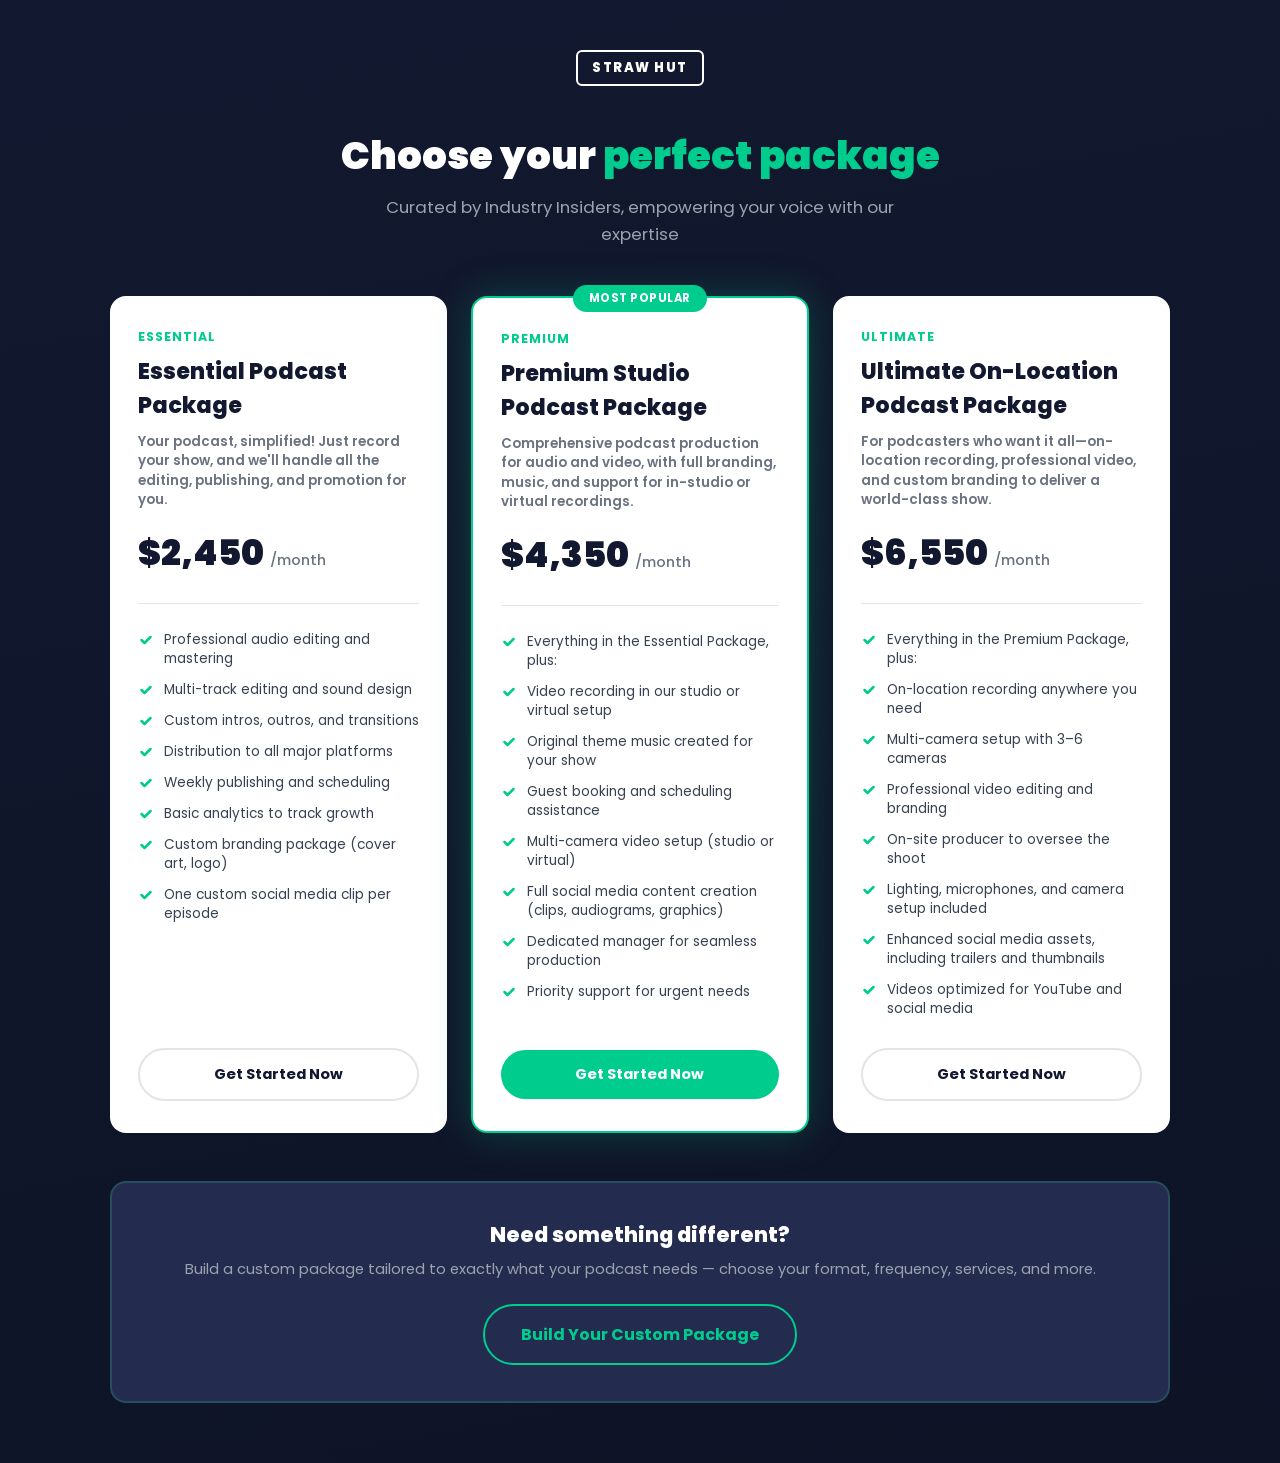
<file: index.html>
<!DOCTYPE html>
<html lang="en">
<head>
  <meta charset="UTF-8">
  <meta name="viewport" content="width=device-width, initial-scale=1.0">
  <title>Podcast Production Packages | Straw Hut Media</title>
  <link rel="preconnect" href="https://fonts.googleapis.com">
  <link rel="preconnect" href="https://fonts.gstatic.com" crossorigin>
  <link href="https://fonts.googleapis.com/css2?family=Poppins:wght@400;500;600;700;800;900&display=swap" rel="stylesheet">
  <style>
    :root {
      --navy: #12182f;
      --navy-light: #232c4e;
      --navy-dark: #0e1426;
      --green: #00cc8e;
      --green-hover: #00e6a0;
      --green-soft: rgba(0, 204, 142, 0.1);
      --green-glow: rgba(0, 204, 142, 0.25);
      --white: #ffffff;
      --gray-50: #f8f9fa;
      --gray-100: #f0f1f3;
      --gray-200: #e2e4e8;
      --gray-400: #9ca3af;
      --gray-500: #6b7280;
      --gray-700: #374151;
      --gray-800: #1f2937;
      --shadow: 0 4px 24px rgba(0, 0, 0, 0.12);
      --radius: 16px;
      --radius-sm: 12px;
    }

    * { margin: 0; padding: 0; box-sizing: border-box; }

    body {
      font-family: 'Poppins', -apple-system, BlinkMacSystemFont, 'Segoe UI', sans-serif;
      background: linear-gradient(170deg, var(--navy) 0%, var(--navy-dark) 100%);
      color: var(--gray-800);
      min-height: 100vh;
    }

    /* ─── Packages Landing ─────────────────────────────── */

    #packages-view {
      padding: 50px 20px 60px;
      max-width: 1100px;
      margin: 0 auto;
    }

    .logo {
      display: inline-block;
      border: 2px solid var(--white);
      border-radius: 6px;
      padding: 6px 14px;
      color: var(--white);
      font-weight: 800;
      font-size: 13px;
      letter-spacing: 1.5px;
      text-transform: uppercase;
      margin-bottom: 48px;
    }

    .hero {
      text-align: center;
      margin-bottom: 48px;
    }

    .hero h1 {
      font-size: 2.4rem;
      font-weight: 900;
      color: var(--white);
      line-height: 1.15;
      margin-bottom: 16px;
    }

    .hero h1 span {
      color: var(--green);
    }

    .hero p {
      font-size: 1.05rem;
      color: var(--gray-400);
      line-height: 1.6;
      max-width: 560px;
      margin: 0 auto;
    }

    /* ─── Package Cards ────────────────────────────────── */

    .packages-grid {
      display: grid;
      grid-template-columns: repeat(3, 1fr);
      gap: 24px;
      margin-bottom: 48px;
    }

    .pkg-card {
      background: var(--white);
      border-radius: var(--radius);
      padding: 32px 28px;
      position: relative;
      display: flex;
      flex-direction: column;
      transition: transform 0.2s;
    }

    .pkg-card:hover {
      transform: translateY(-4px);
    }

    .pkg-card.featured {
      border: 2px solid var(--green);
      box-shadow: 0 0 40px var(--green-glow);
    }

    .pkg-card.featured::before {
      content: 'Most Popular';
      position: absolute;
      top: -13px;
      left: 50%;
      transform: translateX(-50%);
      background: var(--green);
      color: var(--white);
      font-size: 0.72rem;
      font-weight: 700;
      padding: 5px 16px;
      border-radius: 20px;
      text-transform: uppercase;
      letter-spacing: 0.5px;
    }

    .pkg-tier {
      font-size: 0.78rem;
      font-weight: 700;
      color: var(--green);
      text-transform: uppercase;
      letter-spacing: 1px;
      margin-bottom: 8px;
    }

    .pkg-name {
      font-size: 1.4rem;
      font-weight: 800;
      color: var(--navy);
      margin-bottom: 10px;
    }

    .pkg-tagline {
      font-size: 0.84rem;
      font-weight: 600;
      color: var(--gray-500);
      line-height: 1.45;
      margin-bottom: 16px;
    }

    .pkg-price {
      font-size: 2.2rem;
      font-weight: 900;
      color: var(--navy);
      margin-bottom: 4px;
    }

    .pkg-price span {
      font-size: 0.9rem;
      font-weight: 500;
      color: var(--gray-500);
    }

    .pkg-divider {
      width: 100%;
      height: 1px;
      background: var(--gray-200);
      margin: 20px 0;
    }

    .pkg-features {
      list-style: none;
      flex: 1;
      margin-bottom: 24px;
    }

    .pkg-features li {
      display: flex;
      align-items: flex-start;
      gap: 10px;
      font-size: 0.85rem;
      color: var(--gray-700);
      padding: 6px 0;
      line-height: 1.4;
    }

    .pkg-features li svg {
      width: 16px;
      height: 16px;
      fill: none;
      stroke: var(--green);
      stroke-width: 2.5;
      stroke-linecap: round;
      stroke-linejoin: round;
      flex-shrink: 0;
      margin-top: 2px;
    }

    .pkg-btn {
      display: block;
      width: 100%;
      padding: 14px;
      border-radius: 50px;
      font-size: 0.92rem;
      font-weight: 700;
      cursor: pointer;
      transition: all 0.2s;
      border: none;
      font-family: inherit;
      text-align: center;
      text-decoration: none;
    }

    .pkg-btn-primary {
      background: var(--green);
      color: var(--white);
    }

    .pkg-btn-primary:hover {
      background: var(--green-hover);
      transform: translateY(-1px);
    }

    .pkg-btn-outline {
      background: transparent;
      color: var(--navy);
      border: 2px solid var(--gray-200);
    }

    .pkg-btn-outline:hover {
      border-color: var(--green);
      color: var(--green);
    }

    /* ─── Custom CTA ───────────────────────────────────── */

    .custom-cta {
      background: var(--navy-light);
      border: 2px solid rgba(45, 212, 160, 0.2);
      border-radius: var(--radius);
      padding: 36px 32px;
      text-align: center;
    }

    .custom-cta h3 {
      font-size: 1.3rem;
      font-weight: 800;
      color: var(--white);
      margin-bottom: 8px;
    }

    .custom-cta p {
      font-size: 0.92rem;
      color: var(--gray-400);
      margin-bottom: 24px;
      line-height: 1.5;
    }

    .custom-cta-btn {
      display: inline-block;
      padding: 16px 36px;
      background: transparent;
      color: var(--green);
      border: 2px solid var(--green);
      border-radius: 50px;
      font-size: 1rem;
      font-weight: 700;
      cursor: pointer;
      transition: all 0.2s;
      font-family: inherit;
    }

    .custom-cta-btn:hover {
      background: var(--green);
      color: var(--white);
      transform: translateY(-1px);
    }

    /* ─── Quiz View ────────────────────────────────────── */

    #quiz-view {
      display: none;
      padding: 40px 20px;
      max-width: 1100px;
      margin: 0 auto;
    }

    #quiz-view .quiz-header {
      text-align: center;
      margin-bottom: 32px;
    }

    .back-to-packages {
      display: inline-flex;
      align-items: center;
      gap: 6px;
      background: transparent;
      color: var(--gray-400);
      border: none;
      font-size: 0.88rem;
      font-weight: 600;
      cursor: pointer;
      font-family: inherit;
      padding: 8px 0;
      margin-bottom: 16px;
      transition: color 0.2s;
    }

    .back-to-packages:hover {
      color: var(--white);
    }

    .back-to-packages svg {
      width: 18px;
      height: 18px;
      stroke: currentColor;
      fill: none;
      stroke-width: 2;
      stroke-linecap: round;
      stroke-linejoin: round;
    }

    .quiz-header h2 {
      font-size: 1.5rem;
      font-weight: 800;
      color: var(--white);
      margin-bottom: 8px;
    }

    .quiz-header p {
      font-size: 0.92rem;
      color: var(--gray-400);
    }

    /* ─── Responsive ───────────────────────────────────── */

    @media (max-width: 820px) {
      .packages-grid {
        grid-template-columns: 1fr;
        max-width: 420px;
        margin-left: auto;
        margin-right: auto;
      }

      .pkg-card.featured {
        order: -1;
      }

      .hero h1 {
        font-size: 1.8rem;
      }

      #packages-view {
        padding: 32px 16px 48px;
      }

      #quiz-view {
        padding: 24px 16px;
      }
    }

    /* ─── Quiz card (inline styles from widget.js handle the rest) ── */

    #shm-quote-widget {
      margin: 0 auto;
    }
  </style>
</head>
<body>

  <!-- ═══════════════════════════════════════════════════════════
       PACKAGES VIEW
       ═══════════════════════════════════════════════════════════ -->
  <div id="packages-view">
    <div class="hero">
      <div class="logo">Straw Hut</div>
      <h1>Choose your <span>perfect package</span></h1>
      <p>Curated by Industry Insiders, empowering your voice with our expertise</p>
    </div>

    <div class="packages-grid">

      <!-- Essential Podcast Package -->
      <div class="pkg-card">
        <div class="pkg-tier">Essential</div>
        <div class="pkg-name">Essential Podcast Package</div>
        <p class="pkg-tagline">Your podcast, simplified! Just record your show, and we'll handle all the editing, publishing, and promotion for you.</p>
        <div class="pkg-price">$2,450 <span>/month</span></div>
        <div class="pkg-divider"></div>
        <ul class="pkg-features">
          <li><svg viewBox="0 0 16 16"><polyline points="3.5 8 6.5 11 12.5 5"/></svg>Professional audio editing and mastering</li>
          <li><svg viewBox="0 0 16 16"><polyline points="3.5 8 6.5 11 12.5 5"/></svg>Multi-track editing and sound design</li>
          <li><svg viewBox="0 0 16 16"><polyline points="3.5 8 6.5 11 12.5 5"/></svg>Custom intros, outros, and transitions</li>
          <li><svg viewBox="0 0 16 16"><polyline points="3.5 8 6.5 11 12.5 5"/></svg>Distribution to all major platforms</li>
          <li><svg viewBox="0 0 16 16"><polyline points="3.5 8 6.5 11 12.5 5"/></svg>Weekly publishing and scheduling</li>
          <li><svg viewBox="0 0 16 16"><polyline points="3.5 8 6.5 11 12.5 5"/></svg>Basic analytics to track growth</li>
          <li><svg viewBox="0 0 16 16"><polyline points="3.5 8 6.5 11 12.5 5"/></svg>Custom branding package (cover art, logo)</li>
          <li><svg viewBox="0 0 16 16"><polyline points="3.5 8 6.5 11 12.5 5"/></svg>One custom social media clip per episode</li>
        </ul>
        <button class="pkg-btn pkg-btn-outline shm-pkg-cta" data-package="Essential Podcast Package — $2,450/month" data-features="Professional audio editing and mastering, Multi-track editing and sound design, Custom intros/outros/transitions, Distribution to all major platforms, Weekly publishing and scheduling, Basic analytics, Custom branding package, One custom social media clip per episode">Get Started Now</button>
      </div>

      <!-- Premium Studio Podcast Package -->
      <div class="pkg-card featured">
        <div class="pkg-tier">Premium</div>
        <div class="pkg-name">Premium Studio Podcast Package</div>
        <p class="pkg-tagline">Comprehensive podcast production for audio and video, with full branding, music, and support for in-studio or virtual recordings.</p>
        <div class="pkg-price">$4,350 <span>/month</span></div>
        <div class="pkg-divider"></div>
        <ul class="pkg-features">
          <li><svg viewBox="0 0 16 16"><polyline points="3.5 8 6.5 11 12.5 5"/></svg>Everything in the Essential Package, plus:</li>
          <li><svg viewBox="0 0 16 16"><polyline points="3.5 8 6.5 11 12.5 5"/></svg>Video recording in our studio or virtual setup</li>
          <li><svg viewBox="0 0 16 16"><polyline points="3.5 8 6.5 11 12.5 5"/></svg>Original theme music created for your show</li>
          <li><svg viewBox="0 0 16 16"><polyline points="3.5 8 6.5 11 12.5 5"/></svg>Guest booking and scheduling assistance</li>
          <li><svg viewBox="0 0 16 16"><polyline points="3.5 8 6.5 11 12.5 5"/></svg>Multi-camera video setup (studio or virtual)</li>
          <li><svg viewBox="0 0 16 16"><polyline points="3.5 8 6.5 11 12.5 5"/></svg>Full social media content creation (clips, audiograms, graphics)</li>
          <li><svg viewBox="0 0 16 16"><polyline points="3.5 8 6.5 11 12.5 5"/></svg>Dedicated manager for seamless production</li>
          <li><svg viewBox="0 0 16 16"><polyline points="3.5 8 6.5 11 12.5 5"/></svg>Priority support for urgent needs</li>
        </ul>
        <button class="pkg-btn pkg-btn-primary shm-pkg-cta" data-package="Premium Studio Podcast Package — $4,350/month" data-features="Everything in Essential, plus: Video recording (studio or virtual), Original theme music, Guest booking and scheduling, Multi-camera video setup, Full social media content creation, Dedicated production manager, Priority support">Get Started Now</button>
      </div>

      <!-- Ultimate On-Location Podcast Package -->
      <div class="pkg-card">
        <div class="pkg-tier">Ultimate</div>
        <div class="pkg-name">Ultimate On-Location Podcast Package</div>
        <p class="pkg-tagline">For podcasters who want it all—on-location recording, professional video, and custom branding to deliver a world-class show.</p>
        <div class="pkg-price">$6,550 <span>/month</span></div>
        <div class="pkg-divider"></div>
        <ul class="pkg-features">
          <li><svg viewBox="0 0 16 16"><polyline points="3.5 8 6.5 11 12.5 5"/></svg>Everything in the Premium Package, plus:</li>
          <li><svg viewBox="0 0 16 16"><polyline points="3.5 8 6.5 11 12.5 5"/></svg>On-location recording anywhere you need</li>
          <li><svg viewBox="0 0 16 16"><polyline points="3.5 8 6.5 11 12.5 5"/></svg>Multi-camera setup with 3–6 cameras</li>
          <li><svg viewBox="0 0 16 16"><polyline points="3.5 8 6.5 11 12.5 5"/></svg>Professional video editing and branding</li>
          <li><svg viewBox="0 0 16 16"><polyline points="3.5 8 6.5 11 12.5 5"/></svg>On-site producer to oversee the shoot</li>
          <li><svg viewBox="0 0 16 16"><polyline points="3.5 8 6.5 11 12.5 5"/></svg>Lighting, microphones, and camera setup included</li>
          <li><svg viewBox="0 0 16 16"><polyline points="3.5 8 6.5 11 12.5 5"/></svg>Enhanced social media assets, including trailers and thumbnails</li>
          <li><svg viewBox="0 0 16 16"><polyline points="3.5 8 6.5 11 12.5 5"/></svg>Videos optimized for YouTube and social media</li>
        </ul>
        <button class="pkg-btn pkg-btn-outline shm-pkg-cta" data-package="Ultimate On-Location Podcast Package — $6,550/month" data-features="Everything in Premium, plus: On-location recording anywhere, Multi-camera setup (3-6 cameras), Professional video editing and branding, On-site producer, Lighting/microphones/camera setup included, Enhanced social media assets (trailers, thumbnails), Videos optimized for YouTube and social">Get Started Now</button>
      </div>

    </div>

    <!-- Custom Quote CTA -->
    <div class="custom-cta">
      <h3>Need something different?</h3>
      <p>Build a custom package tailored to exactly what your podcast needs — choose your format, frequency, services, and more.</p>
      <button class="custom-cta-btn" id="openQuizBtn">Build Your Custom Package</button>
    </div>
  </div>

  <!-- ═══════════════════════════════════════════════════════════
       QUIZ VIEW
       ═══════════════════════════════════════════════════════════ -->
  <div id="quiz-view">
    <div class="quiz-header">
      <button class="back-to-packages" id="backToPackagesBtn">
        <svg viewBox="0 0 24 24"><polyline points="15 18 9 12 15 6"/></svg>
        Back to packages
      </button>
      <h2>Build Your Custom Package</h2>
      <p>Answer a few questions and we'll put together a personalized quote for you.</p>
    </div>

    <div id="shm-quote-widget"></div>
  </div>

  <script src="widget.js"></script>
  <script>
    (function() {
      var CALENDLY_URL = 'https://calendly.com/strawhutmedia/discovery';
      var packagesView = document.getElementById('packages-view');
      var quizView = document.getElementById('quiz-view');

      document.getElementById('openQuizBtn').addEventListener('click', function() {
        packagesView.style.display = 'none';
        quizView.style.display = 'block';
        window.scrollTo({ top: 0, behavior: 'smooth' });
      });

      document.getElementById('backToPackagesBtn').addEventListener('click', function() {
        quizView.style.display = 'none';
        packagesView.style.display = 'block';
        window.scrollTo({ top: 0, behavior: 'smooth' });
      });

      // ── Calendly for package "Get Started" buttons ──────────
      function loadCalendly(callback) {
        if (window.Calendly) { callback(); return; }
        var link = document.createElement('link');
        link.href = 'https://assets.calendly.com/assets/external/widget.css';
        link.rel = 'stylesheet';
        document.head.appendChild(link);
        var script = document.createElement('script');
        script.src = 'https://assets.calendly.com/assets/external/widget.js';
        script.onload = callback;
        document.head.appendChild(script);
      }

      // Preload Calendly on page load
      loadCalendly(function() {});

      var pkgBtns = document.querySelectorAll('.shm-pkg-cta');
      for (var i = 0; i < pkgBtns.length; i++) {
        (function(btn) {
          btn.addEventListener('click', function() {
            var pkg = btn.getAttribute('data-package');
            var features = btn.getAttribute('data-features');
            var summary = '=== PACKAGE SELECTION ===\n\n'
              + 'Selected Package: ' + pkg + '\n\n'
              + '--- What\'s Included ---\n'
              + features.split(', ').map(function(f) { return '• ' + f; }).join('\n');

            if (window.Calendly) {
              window.Calendly.initPopupWidget({
                url: CALENDLY_URL + '?hide_gdpr_banner=1',
                prefill: {
                  customAnswers: {
                    a1: summary
                  }
                }
              });
            } else {
              window.open(CALENDLY_URL + '?a1=' + encodeURIComponent(summary), '_blank');
            }
          });
        })(pkgBtns[i]);
      }
    })();
  </script>

</body>
</html>
</file>
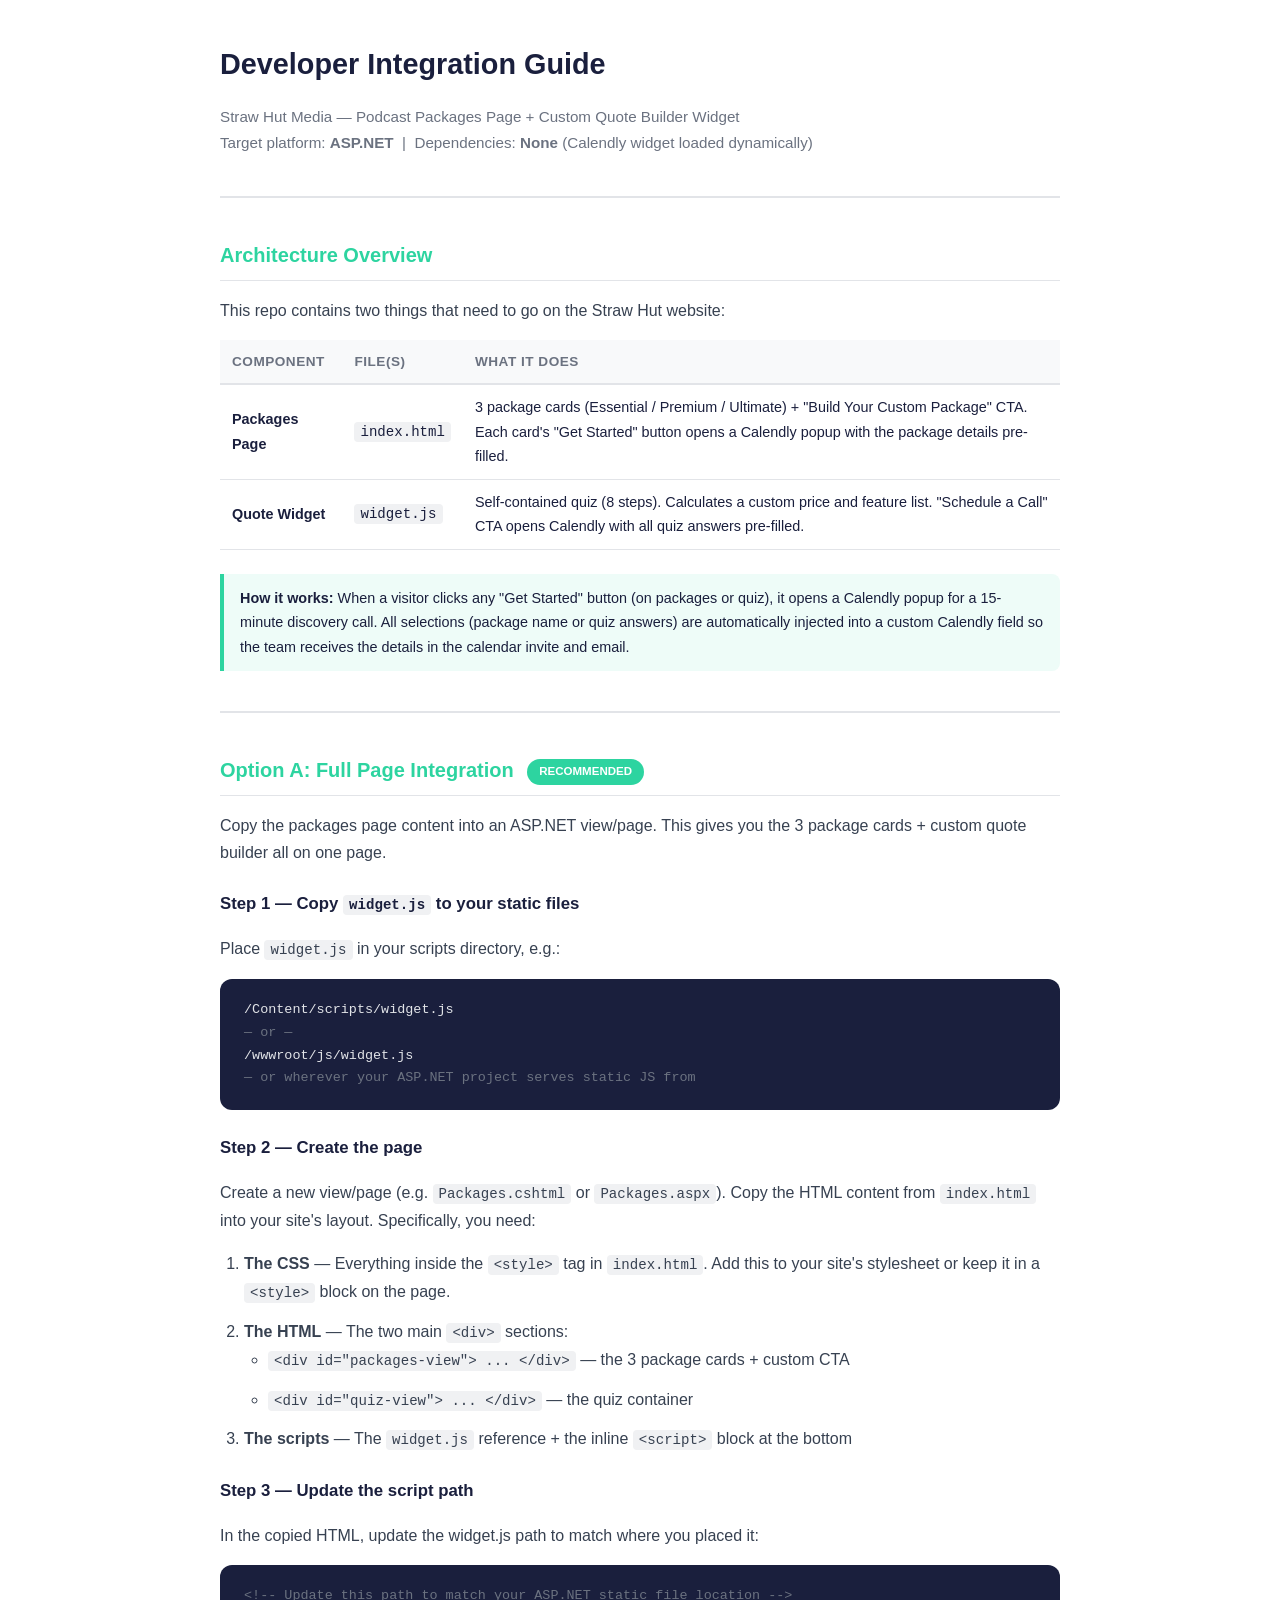
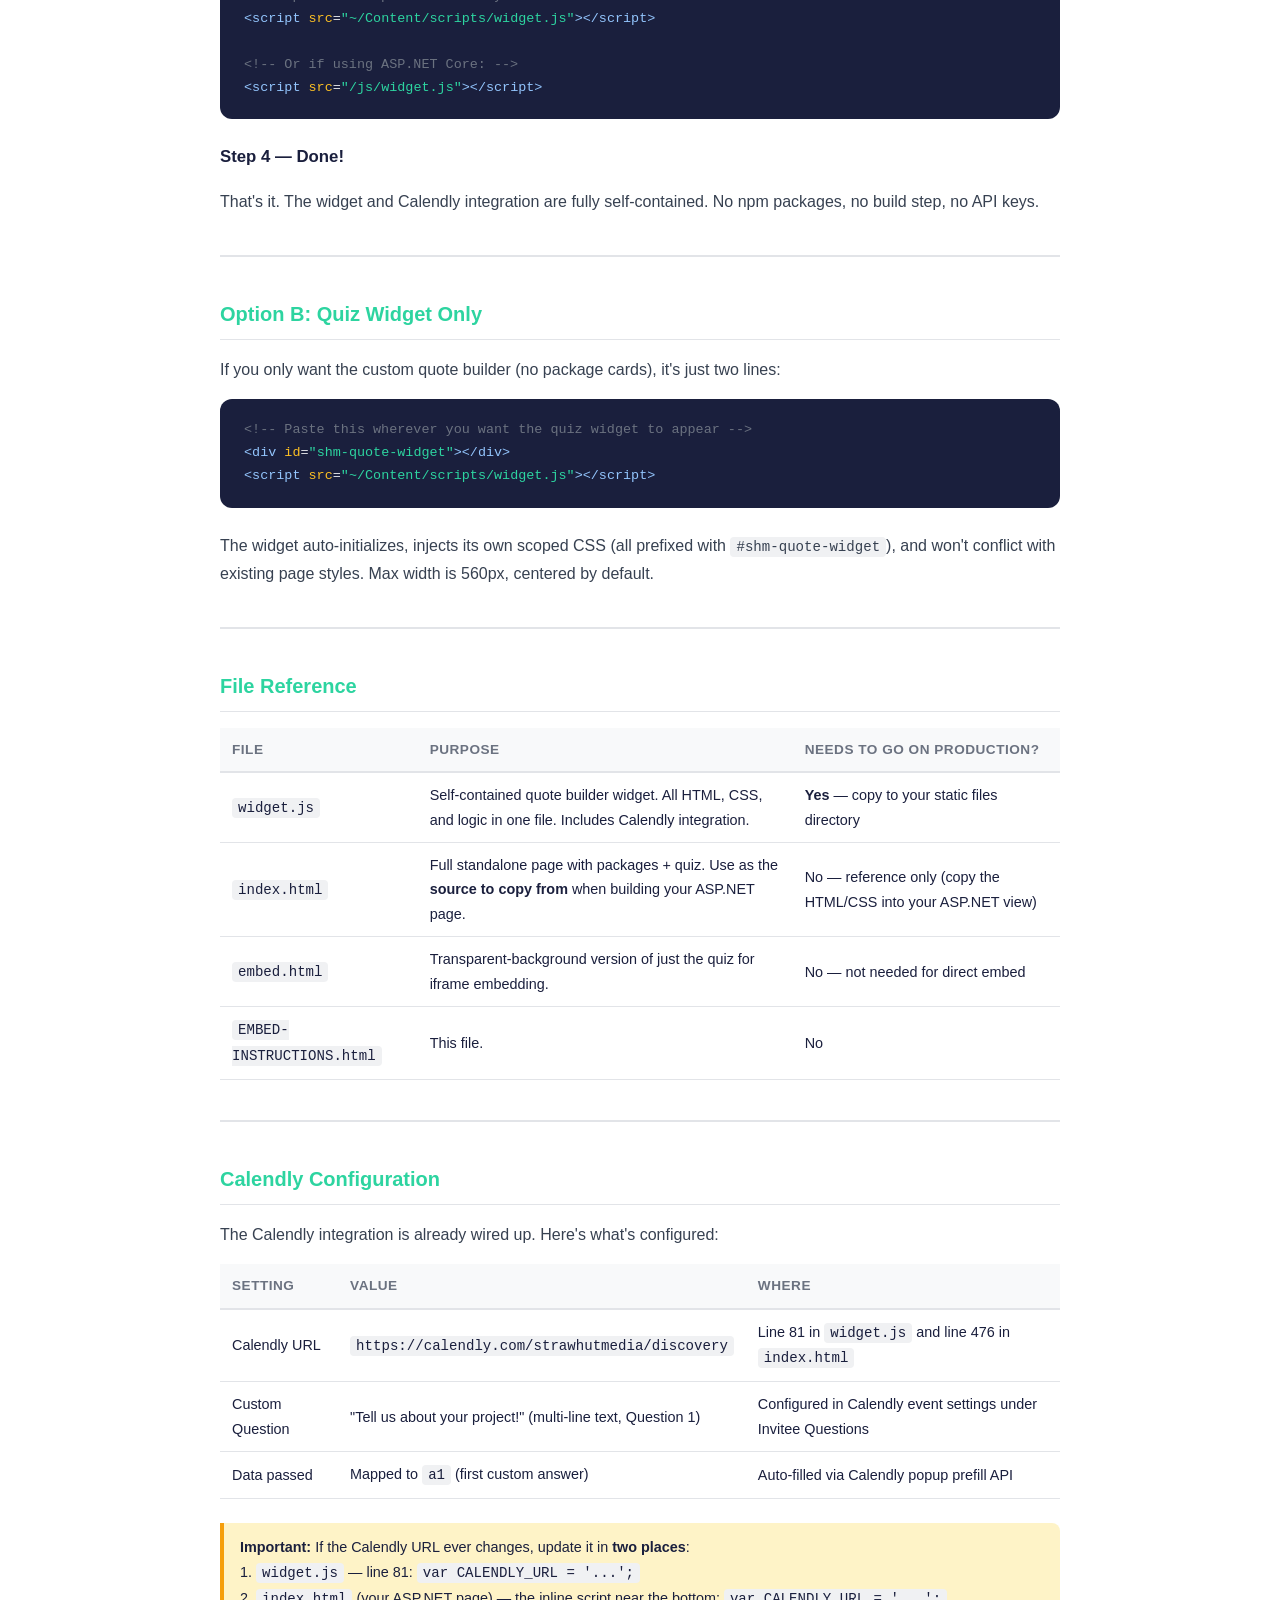
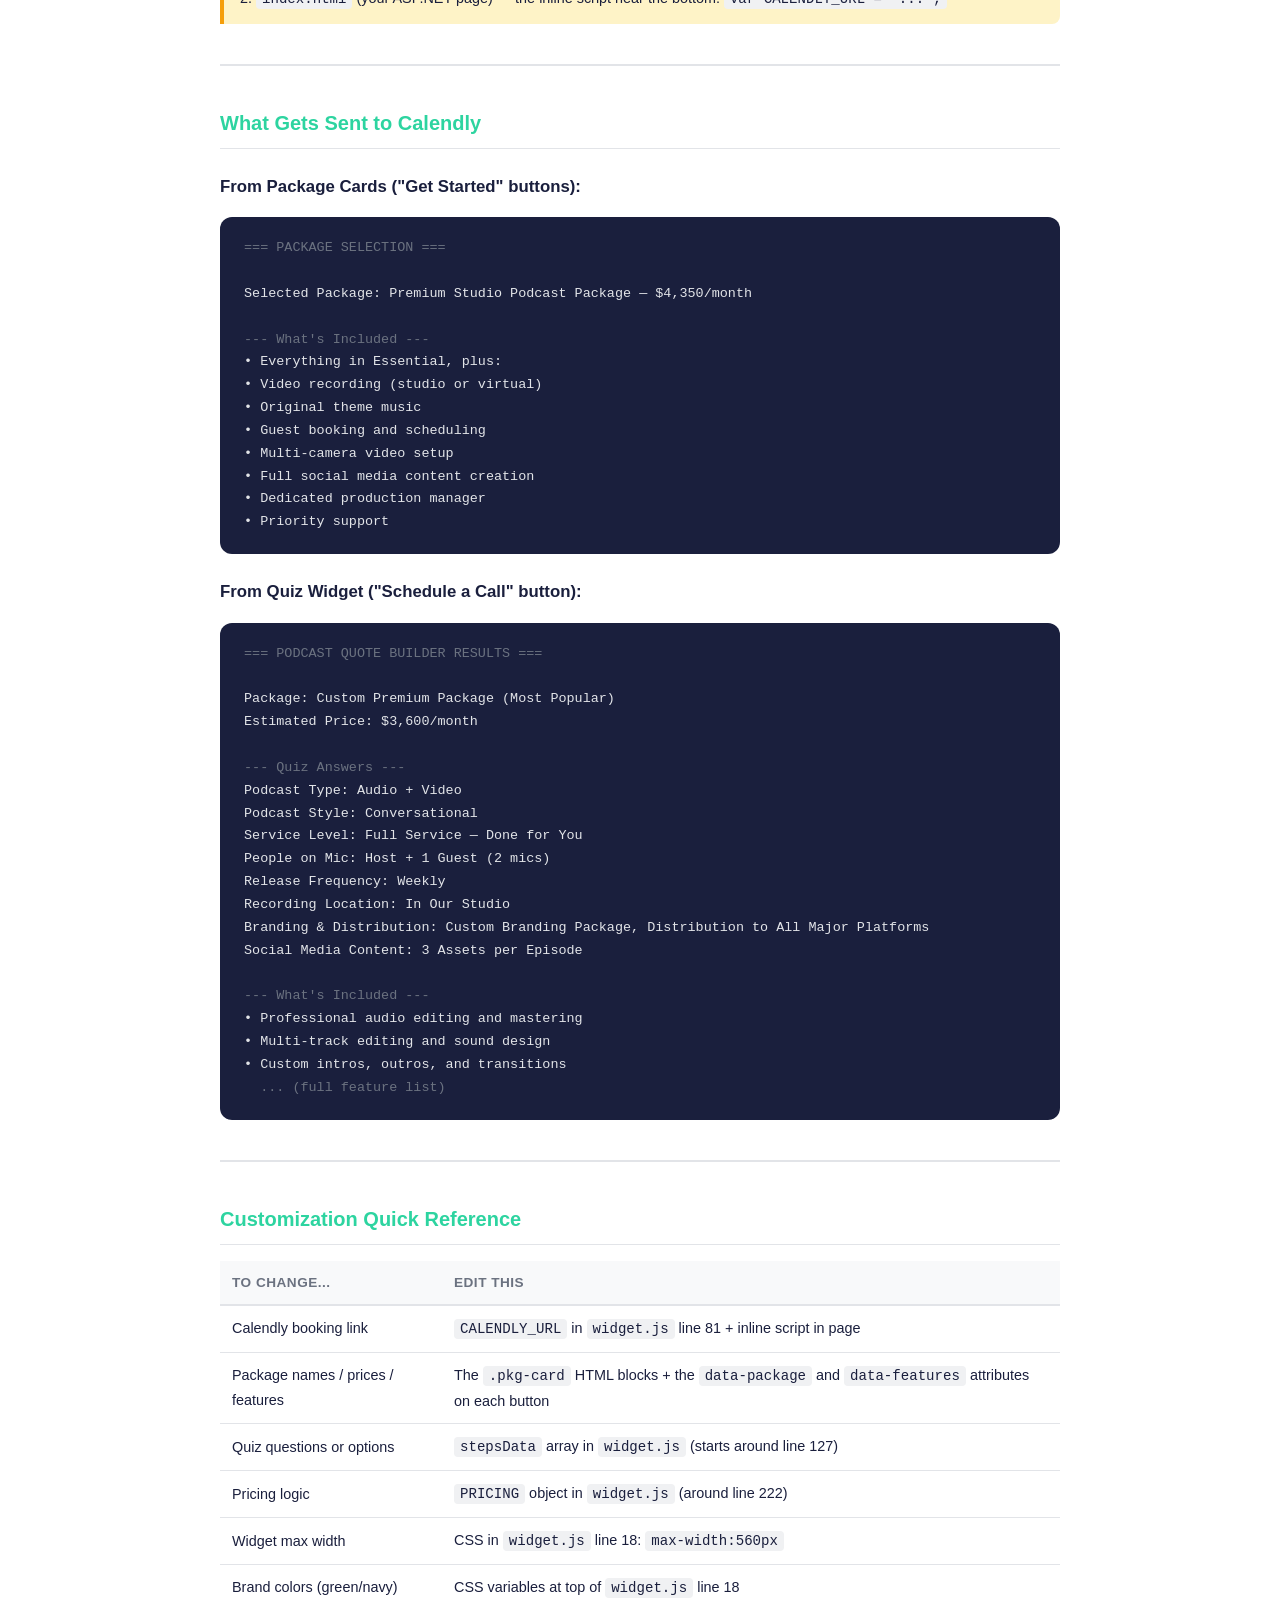
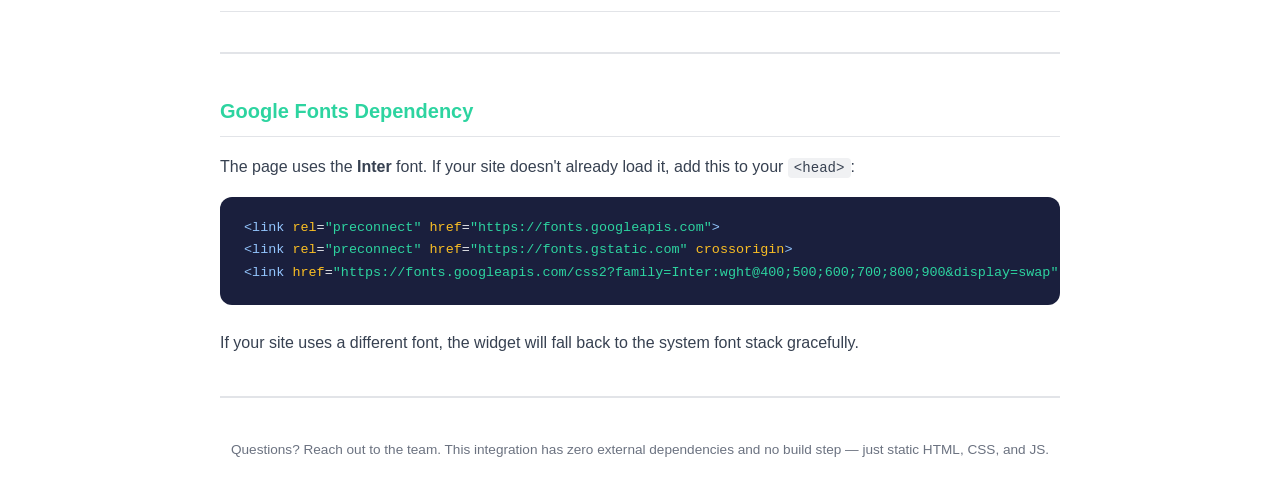
<file: EMBED-INSTRUCTIONS.html>
<!DOCTYPE html>
<html lang="en">
<head>
  <meta charset="UTF-8">
  <meta name="viewport" content="width=device-width, initial-scale=1.0">
  <title>Developer Integration Guide — Straw Hut Media Podcast Packages + Quote Widget</title>
  <style>
    body { font-family: -apple-system, BlinkMacSystemFont, 'Segoe UI', sans-serif; max-width: 840px; margin: 40px auto; padding: 0 20px; color: #1a1f3d; line-height: 1.7; }
    h1 { font-size: 1.8rem; margin-bottom: 4px; }
    .intro { color: #6b7280; font-size: 0.95rem; margin-bottom: 32px; }
    h2 { font-size: 1.25rem; margin-top: 40px; margin-bottom: 12px; color: #2dd4a0; border-bottom: 1px solid #e2e4e8; padding-bottom: 8px; }
    h3 { font-size: 1.05rem; margin-top: 24px; margin-bottom: 8px; color: #1a1f3d; }
    p, li { margin-bottom: 12px; color: #374151; }
    ol, ul { padding-left: 24px; }
    code { background: #f0f1f3; padding: 2px 6px; border-radius: 4px; font-size: 0.88rem; font-family: 'SF Mono', Monaco, 'Courier New', monospace; }
    .code-block { background: #1a1f3d; color: #e2e4e8; padding: 20px 24px; border-radius: 12px; overflow-x: auto; margin: 16px 0 24px; font-family: 'SF Mono', Monaco, 'Courier New', monospace; font-size: 0.84rem; line-height: 1.7; white-space: pre; }
    .highlight { color: #2dd4a0; }
    .comment { color: #6b7280; }
    .tag { color: #93c5fd; }
    .attr { color: #fbbf24; }
    .str { color: #f9a8d4; }
    .divider { border: none; border-top: 2px solid #e2e4e8; margin: 40px 0; }
    .badge { display: inline-block; background: #2dd4a0; color: white; font-size: 0.72rem; font-weight: 700; padding: 3px 12px; border-radius: 20px; text-transform: uppercase; margin-left: 8px; vertical-align: middle; }
    .warn { background: #fef3c7; border-left: 4px solid #f59e0b; padding: 12px 16px; border-radius: 0 8px 8px 0; margin: 16px 0; font-size: 0.9rem; }
    .info { background: rgba(45,212,160,0.08); border-left: 4px solid #2dd4a0; padding: 12px 16px; border-radius: 0 8px 8px 0; margin: 16px 0; font-size: 0.9rem; }
    table { width: 100%; border-collapse: collapse; margin: 16px 0 24px; }
    th { text-align: left; padding: 10px 12px; background: #f8f9fa; border-bottom: 2px solid #e2e4e8; font-size: 0.85rem; text-transform: uppercase; letter-spacing: 0.5px; color: #6b7280; }
    td { padding: 10px 12px; border-bottom: 1px solid #e2e4e8; font-size: 0.9rem; }
  </style>
</head>
<body>

<h1>Developer Integration Guide</h1>
<p class="intro">Straw Hut Media — Podcast Packages Page + Custom Quote Builder Widget<br>
Target platform: <strong>ASP.NET</strong> &nbsp;|&nbsp; Dependencies: <strong>None</strong> (Calendly widget loaded dynamically)</p>

<hr class="divider">

<h2>Architecture Overview</h2>
<p>This repo contains two things that need to go on the Straw Hut website:</p>

<table>
  <tr><th>Component</th><th>File(s)</th><th>What it does</th></tr>
  <tr>
    <td><strong>Packages Page</strong></td>
    <td><code>index.html</code></td>
    <td>3 package cards (Essential / Premium / Ultimate) + "Build Your Custom Package" CTA. Each card's "Get Started" button opens a Calendly popup with the package details pre-filled.</td>
  </tr>
  <tr>
    <td><strong>Quote Widget</strong></td>
    <td><code>widget.js</code></td>
    <td>Self-contained quiz (8 steps). Calculates a custom price and feature list. "Schedule a Call" CTA opens Calendly with all quiz answers pre-filled.</td>
  </tr>
</table>

<div class="info"><strong>How it works:</strong> When a visitor clicks any "Get Started" button (on packages or quiz), it opens a Calendly popup for a 15-minute discovery call. All selections (package name or quiz answers) are automatically injected into a custom Calendly field so the team receives the details in the calendar invite and email.</div>

<hr class="divider">

<h2>Option A: Full Page Integration <span class="badge">Recommended</span></h2>
<p>Copy the packages page content into an ASP.NET view/page. This gives you the 3 package cards + custom quote builder all on one page.</p>

<h3>Step 1 — Copy <code>widget.js</code> to your static files</h3>
<p>Place <code>widget.js</code> in your scripts directory, e.g.:</p>
<div class="code-block">/Content/scripts/widget.js
<span class="comment">— or —</span>
/wwwroot/js/widget.js
<span class="comment">— or wherever your ASP.NET project serves static JS from</span></div>

<h3>Step 2 — Create the page</h3>
<p>Create a new view/page (e.g. <code>Packages.cshtml</code> or <code>Packages.aspx</code>). Copy the HTML content from <code>index.html</code> into your site's layout. Specifically, you need:</p>

<ol>
  <li><strong>The CSS</strong> — Everything inside the <code>&lt;style&gt;</code> tag in <code>index.html</code>. Add this to your site's stylesheet or keep it in a <code>&lt;style&gt;</code> block on the page.</li>
  <li><strong>The HTML</strong> — The two main <code>&lt;div&gt;</code> sections:
    <ul>
      <li><code>&lt;div id="packages-view"&gt; ... &lt;/div&gt;</code> — the 3 package cards + custom CTA</li>
      <li><code>&lt;div id="quiz-view"&gt; ... &lt;/div&gt;</code> — the quiz container</li>
    </ul>
  </li>
  <li><strong>The scripts</strong> — The <code>widget.js</code> reference + the inline <code>&lt;script&gt;</code> block at the bottom</li>
</ol>

<h3>Step 3 — Update the script path</h3>
<p>In the copied HTML, update the widget.js path to match where you placed it:</p>

<div class="code-block"><span class="comment">&lt;!-- Update this path to match your ASP.NET static file location --&gt;</span>
<span class="tag">&lt;script</span> <span class="attr">src</span>=<span class="highlight">"~/Content/scripts/widget.js"</span><span class="tag">&gt;&lt;/script&gt;</span>

<span class="comment">&lt;!-- Or if using ASP.NET Core: --&gt;</span>
<span class="tag">&lt;script</span> <span class="attr">src</span>=<span class="highlight">"/js/widget.js"</span><span class="tag">&gt;&lt;/script&gt;</span></div>

<h3>Step 4 — Done!</h3>
<p>That's it. The widget and Calendly integration are fully self-contained. No npm packages, no build step, no API keys.</p>

<hr class="divider">

<h2>Option B: Quiz Widget Only</h2>
<p>If you only want the custom quote builder (no package cards), it's just two lines:</p>

<div class="code-block"><span class="comment">&lt;!-- Paste this wherever you want the quiz widget to appear --&gt;</span>
<span class="tag">&lt;div</span> <span class="attr">id</span>=<span class="highlight">"shm-quote-widget"</span><span class="tag">&gt;&lt;/div&gt;</span>
<span class="tag">&lt;script</span> <span class="attr">src</span>=<span class="highlight">"~/Content/scripts/widget.js"</span><span class="tag">&gt;&lt;/script&gt;</span></div>

<p>The widget auto-initializes, injects its own scoped CSS (all prefixed with <code>#shm-quote-widget</code>), and won't conflict with existing page styles. Max width is 560px, centered by default.</p>

<hr class="divider">

<h2>File Reference</h2>

<table>
  <tr><th>File</th><th>Purpose</th><th>Needs to go on production?</th></tr>
  <tr>
    <td><code>widget.js</code></td>
    <td>Self-contained quote builder widget. All HTML, CSS, and logic in one file. Includes Calendly integration.</td>
    <td><strong>Yes</strong> — copy to your static files directory</td>
  </tr>
  <tr>
    <td><code>index.html</code></td>
    <td>Full standalone page with packages + quiz. Use as the <strong>source to copy from</strong> when building your ASP.NET page.</td>
    <td>No — reference only (copy the HTML/CSS into your ASP.NET view)</td>
  </tr>
  <tr>
    <td><code>embed.html</code></td>
    <td>Transparent-background version of just the quiz for iframe embedding.</td>
    <td>No — not needed for direct embed</td>
  </tr>
  <tr>
    <td><code>EMBED-INSTRUCTIONS.html</code></td>
    <td>This file.</td>
    <td>No</td>
  </tr>
</table>

<hr class="divider">

<h2>Calendly Configuration</h2>
<p>The Calendly integration is already wired up. Here's what's configured:</p>

<table>
  <tr><th>Setting</th><th>Value</th><th>Where</th></tr>
  <tr>
    <td>Calendly URL</td>
    <td><code>https://calendly.com/strawhutmedia/discovery</code></td>
    <td>Line 81 in <code>widget.js</code> and line 476 in <code>index.html</code></td>
  </tr>
  <tr>
    <td>Custom Question</td>
    <td>"Tell us about your project!" (multi-line text, Question 1)</td>
    <td>Configured in Calendly event settings under Invitee Questions</td>
  </tr>
  <tr>
    <td>Data passed</td>
    <td>Mapped to <code>a1</code> (first custom answer)</td>
    <td>Auto-filled via Calendly popup prefill API</td>
  </tr>
</table>

<div class="warn"><strong>Important:</strong> If the Calendly URL ever changes, update it in <strong>two places</strong>:
<br>1. <code>widget.js</code> — line 81: <code>var CALENDLY_URL = '...';</code>
<br>2. <code>index.html</code> (your ASP.NET page) — the inline script near the bottom: <code>var CALENDLY_URL = '...';</code></div>

<hr class="divider">

<h2>What Gets Sent to Calendly</h2>

<h3>From Package Cards ("Get Started" buttons):</h3>
<div class="code-block"><span class="comment">=== PACKAGE SELECTION ===</span>

Selected Package: Premium Studio Podcast Package — $4,350/month

<span class="comment">--- What's Included ---</span>
• Everything in Essential, plus:
• Video recording (studio or virtual)
• Original theme music
• Guest booking and scheduling
• Multi-camera video setup
• Full social media content creation
• Dedicated production manager
• Priority support</div>

<h3>From Quiz Widget ("Schedule a Call" button):</h3>
<div class="code-block"><span class="comment">=== PODCAST QUOTE BUILDER RESULTS ===</span>

Package: Custom Premium Package (Most Popular)
Estimated Price: $3,600/month

<span class="comment">--- Quiz Answers ---</span>
Podcast Type: Audio + Video
Podcast Style: Conversational
Service Level: Full Service — Done for You
People on Mic: Host + 1 Guest (2 mics)
Release Frequency: Weekly
Recording Location: In Our Studio
Branding & Distribution: Custom Branding Package, Distribution to All Major Platforms
Social Media Content: 3 Assets per Episode

<span class="comment">--- What's Included ---</span>
• Professional audio editing and mastering
• Multi-track editing and sound design
• Custom intros, outros, and transitions
<span class="comment">  ... (full feature list)</span></div>

<hr class="divider">

<h2>Customization Quick Reference</h2>

<table>
  <tr><th>To change...</th><th>Edit this</th></tr>
  <tr><td>Calendly booking link</td><td><code>CALENDLY_URL</code> in <code>widget.js</code> line 81 + inline script in page</td></tr>
  <tr><td>Package names / prices / features</td><td>The <code>.pkg-card</code> HTML blocks + the <code>data-package</code> and <code>data-features</code> attributes on each button</td></tr>
  <tr><td>Quiz questions or options</td><td><code>stepsData</code> array in <code>widget.js</code> (starts around line 127)</td></tr>
  <tr><td>Pricing logic</td><td><code>PRICING</code> object in <code>widget.js</code> (around line 222)</td></tr>
  <tr><td>Widget max width</td><td>CSS in <code>widget.js</code> line 18: <code>max-width:560px</code></td></tr>
  <tr><td>Brand colors (green/navy)</td><td>CSS variables at top of <code>widget.js</code> line 18</td></tr>
</table>

<hr class="divider">

<h2>Google Fonts Dependency</h2>
<p>The page uses the <strong>Inter</strong> font. If your site doesn't already load it, add this to your <code>&lt;head&gt;</code>:</p>

<div class="code-block"><span class="tag">&lt;link</span> <span class="attr">rel</span>=<span class="highlight">"preconnect"</span> <span class="attr">href</span>=<span class="highlight">"https://fonts.googleapis.com"</span><span class="tag">&gt;</span>
<span class="tag">&lt;link</span> <span class="attr">rel</span>=<span class="highlight">"preconnect"</span> <span class="attr">href</span>=<span class="highlight">"https://fonts.gstatic.com"</span> <span class="attr">crossorigin</span><span class="tag">&gt;</span>
<span class="tag">&lt;link</span> <span class="attr">href</span>=<span class="highlight">"https://fonts.googleapis.com/css2?family=Inter:wght@400;500;600;700;800;900&display=swap"</span> <span class="attr">rel</span>=<span class="highlight">"stylesheet"</span><span class="tag">&gt;</span></div>

<p>If your site uses a different font, the widget will fall back to the system font stack gracefully.</p>

<hr class="divider">

<p style="color:#6b7280; font-size:0.85rem; text-align:center; margin-top:40px;">Questions? Reach out to the team. This integration has zero external dependencies and no build step — just static HTML, CSS, and JS.</p>

</body>
</html>
</file>
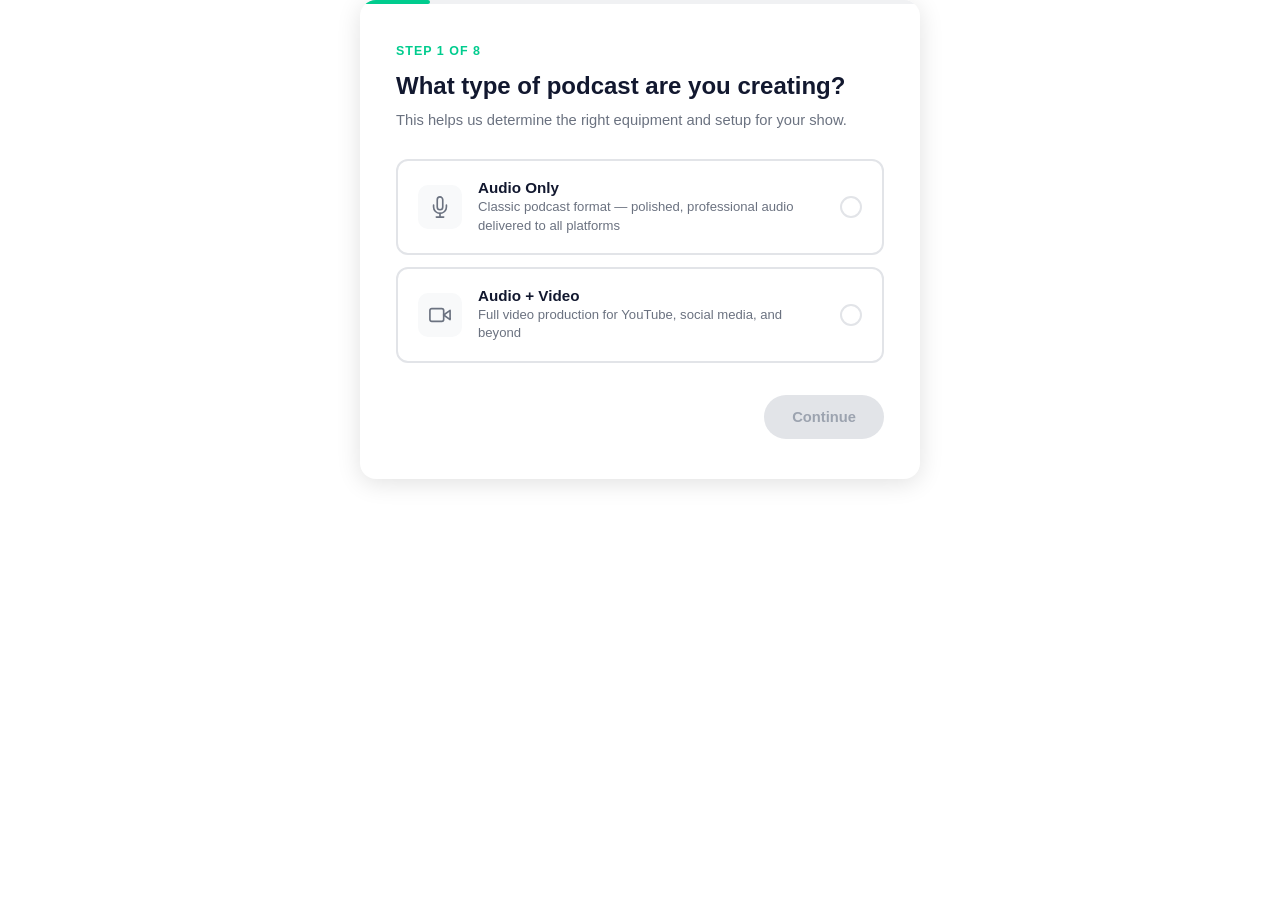
<file: embed.html>
<!DOCTYPE html>
<html lang="en">
<head>
  <meta charset="UTF-8">
  <meta name="viewport" content="width=device-width, initial-scale=1.0">
  <title>Podcast Quote Builder | Straw Hut Media</title>
  <link rel="preconnect" href="https://fonts.googleapis.com">
  <link rel="preconnect" href="https://fonts.gstatic.com" crossorigin>
  <link href="https://fonts.googleapis.com/css2?family=Inter:wght@400;500;600;700;800&display=swap" rel="stylesheet">
  <style>
    * { margin: 0; padding: 0; box-sizing: border-box; }
    body {
      font-family: 'Inter', -apple-system, BlinkMacSystemFont, 'Segoe UI', Roboto, sans-serif;
      background: transparent;
      display: flex;
      justify-content: center;
      padding: 0;
    }
  </style>
</head>
<body>

<!--
  STRAW HUT MEDIA — Podcast Quote Builder Widget
  This page is designed to be loaded inside an iframe.
  See EMBED-INSTRUCTIONS.html for how to embed it.
-->

<div id="shm-quote-widget"></div>

<script src="widget.js"></script>

</body>
</html>
</file>
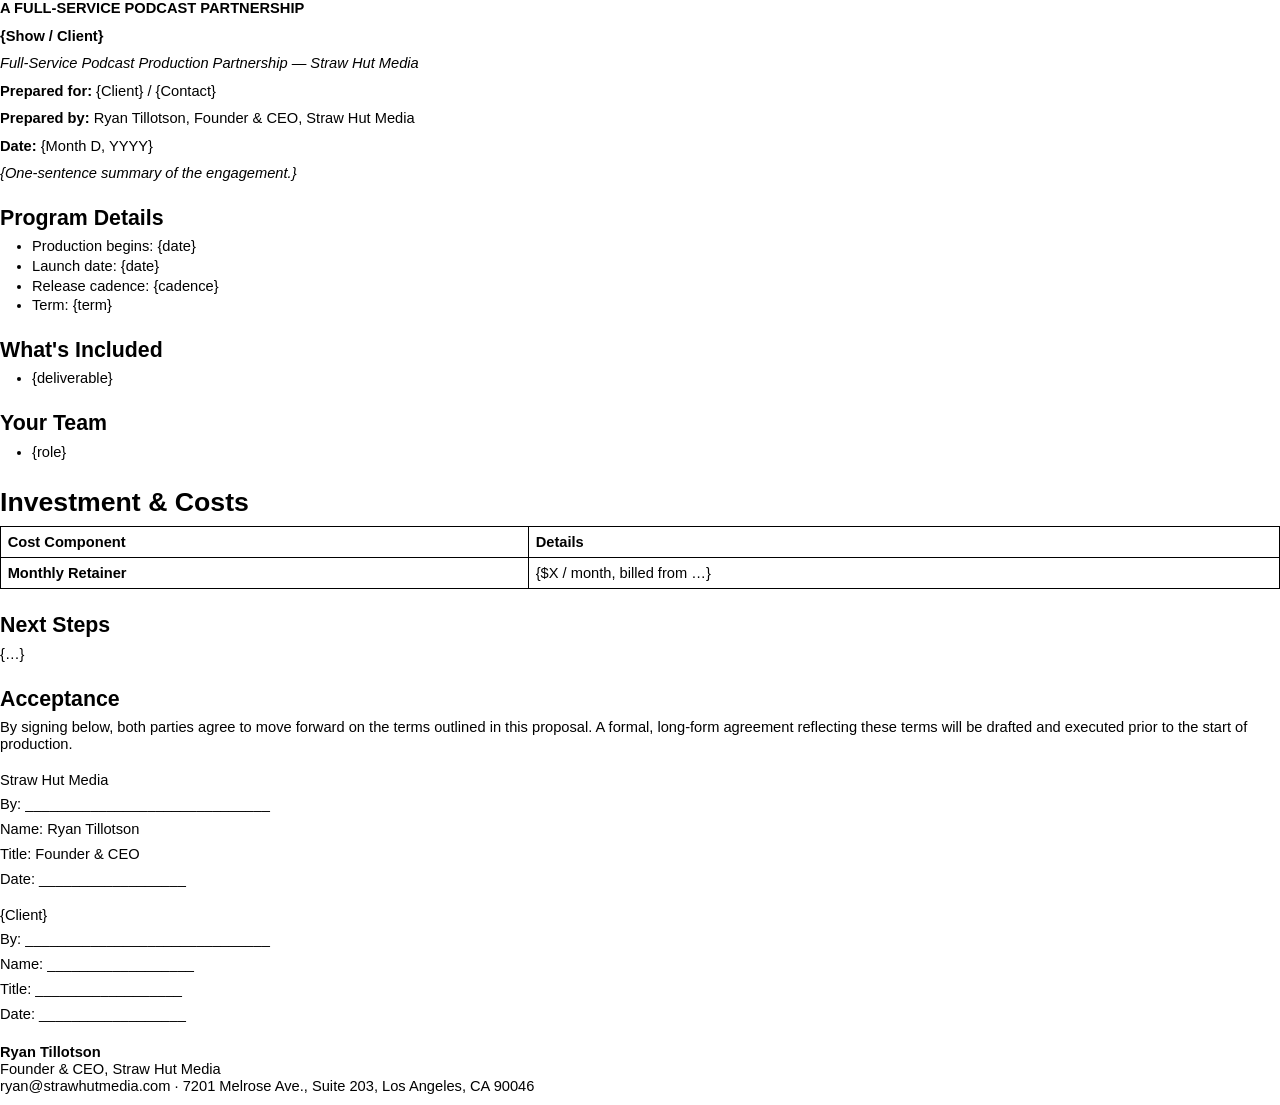
<file: templates/proposal.html>
<!doctype html>
<!-- Proposal skeleton in house style (mirrors the Die With Zero proposal,
     Doc 15d24sVuf9zk96bsEakHx71uk1j0OrYVRR1elmnYn500). Same HTML feeds the
     PDF (Chromium) and the Google Doc, so both look alike. -->
<html><head><meta charset="utf-8"><title>Straw Hut Media — Proposal</title>
<link rel="stylesheet" href="docs-native.css"></head><body>
<p><b>A FULL-SERVICE PODCAST PARTNERSHIP</b></p>
<p><b>{Show / Client}</b></p>
<p><em>Full-Service Podcast Production Partnership — Straw Hut Media</em></p>
<p><b>Prepared for:</b> {Client} / {Contact}</p>
<p><b>Prepared by:</b> Ryan Tillotson, Founder &amp; CEO, Straw Hut Media</p>
<p><b>Date:</b> {Month D, YYYY}</p>
<p><em>{One-sentence summary of the engagement.}</em></p>

<h2>Program Details</h2>
<ul><li>Production begins: {date}</li><li>Launch date: {date}</li><li>Release cadence: {cadence}</li><li>Term: {term}</li></ul>

<h2>What's Included</h2>
<ul><li>{deliverable}</li></ul>

<h2>Your Team</h2>
<ul><li>{role}</li></ul>

<h1>Investment &amp; Costs</h1>
<table><tr><th>Cost Component</th><th>Details</th></tr>
<tr><td><b>Monthly Retainer</b></td><td>{$X / month, billed from …}</td></tr></table>

<h2>Next Steps</h2>
<p>{…}</p>

<h2>Acceptance</h2>
<p>By signing below, both parties agree to move forward on the terms outlined in this proposal. A formal, long-form agreement reflecting these terms will be drafted and executed prior to the start of production.</p>
<div class="sig"><p>Straw Hut Media</p><p>By: ______________________________</p><p>Name: Ryan Tillotson</p><p>Title: Founder &amp; CEO</p><p>Date: __________________</p></div>
<div class="sig"><p>{Client}</p><p>By: ______________________________</p><p>Name: __________________</p><p>Title: __________________</p><p>Date: __________________</p></div>

<p style="margin-top:16pt"><b>Ryan Tillotson</b><br>Founder &amp; CEO, Straw Hut Media<br>ryan@strawhutmedia.com · 7201 Melrose Ave., Suite 203, Los Angeles, CA 90046</p>
</body></html>
</file>
<file: templates/docs-native.css>
/* Docs-native stylesheet — makes a Chromium-rendered PDF look like a plain
   Google Doc (the Die With Zero proposal is the reference). Arial 11pt,
   Docs default spacing, plain headings, simple bordered tables. No colours,
   no columns, no callout boxes, no oversized type. */
@page { size: Letter; margin: 1in; }
html, body { margin: 0; padding: 0; }
body { font-family: Arial, Helvetica, sans-serif; font-size: 11pt; line-height: 1.15; color: #000; }
p { margin: 0 0 8pt; }
h1, h2, h3 { font-family: Arial, Helvetica, sans-serif; font-weight: bold; color: #000; line-height: 1.15; break-after: avoid; }
h1 { font-size: 20pt; margin: 20pt 0 6pt; }
h2 { font-size: 16pt; margin: 18pt 0 6pt; }
h3 { font-size: 14pt; margin: 16pt 0 4pt; }
ul, ol { margin: 0 0 8pt; padding-left: 24pt; }
li { margin: 0 0 2pt; }
table { border-collapse: collapse; width: 100%; margin: 0 0 8pt; break-inside: avoid; }
th, td { border: 1px solid #000; padding: 5pt; vertical-align: top; text-align: left; font-size: 11pt; }
th { font-weight: bold; }
tr { break-inside: avoid; }
em { font-style: italic; }
.sig { break-inside: avoid; margin-top: 14pt; }
.sig p { margin: 0 0 6pt; }
</file>
